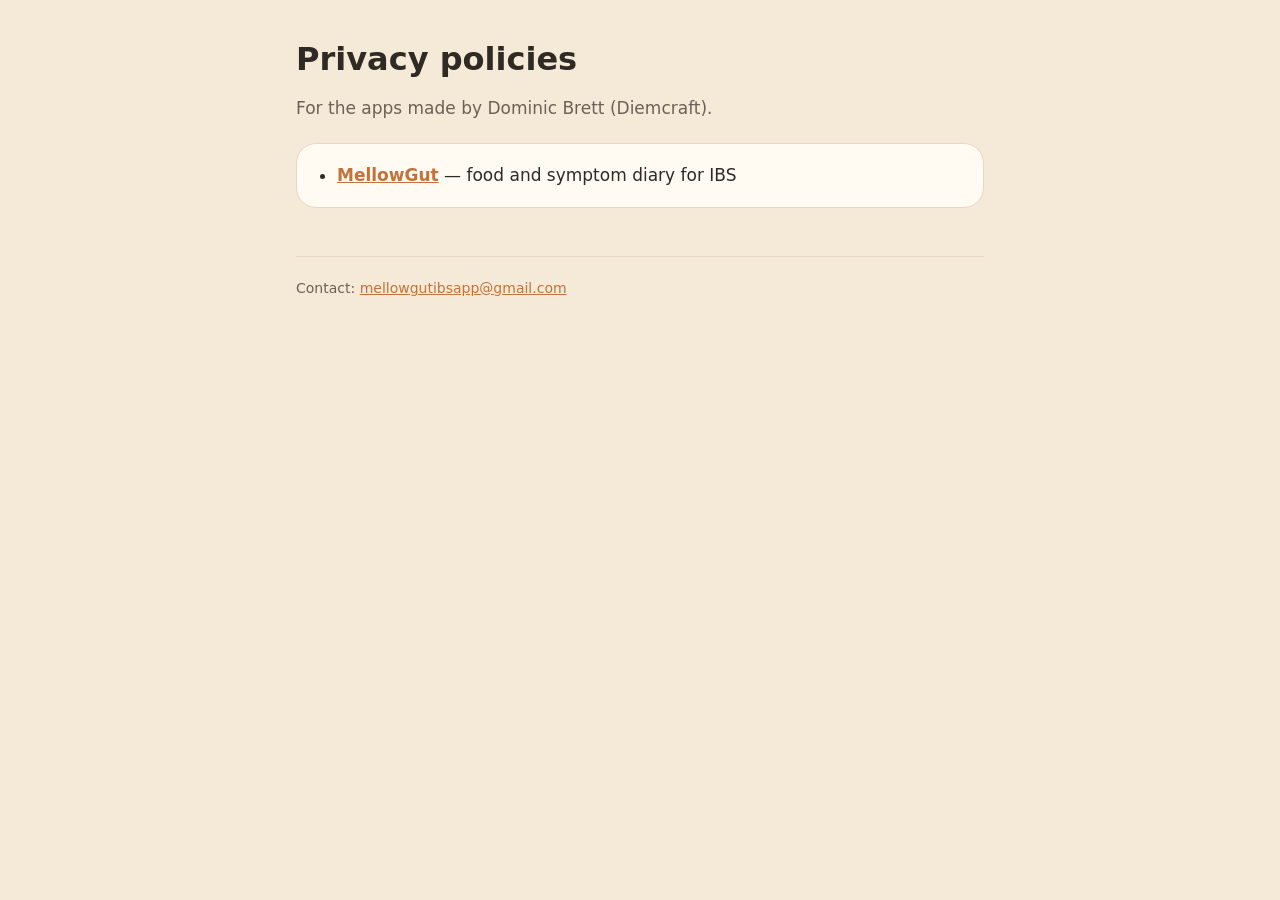
<file: index.html>
<!doctype html>
<html lang="en-GB">
  <head>
    <meta charset="utf-8" />
    <meta name="viewport" content="width=device-width, initial-scale=1" />
    <title>Diemcraft Privacy Policies</title>
    <meta name="description" content="Privacy policies for apps made by Diemcraft." />
    <link rel="stylesheet" href="style.css" />
  </head>
  <body>
    <main>
      <h1>Privacy policies</h1>
      <p class="muted">For the apps made by Dominic Brett (Diemcraft).</p>

      <div class="card">
        <ul>
          <li>
            <a href="mellowgut/privacy.html"><strong>MellowGut</strong></a> — food and symptom diary for IBS
          </li>
        </ul>
      </div>

      <footer>Contact: <a href="mailto:mellowgutibsapp@gmail.com">mellowgutibsapp@gmail.com</a></footer>
    </main>
  </body>
</html>
</file>
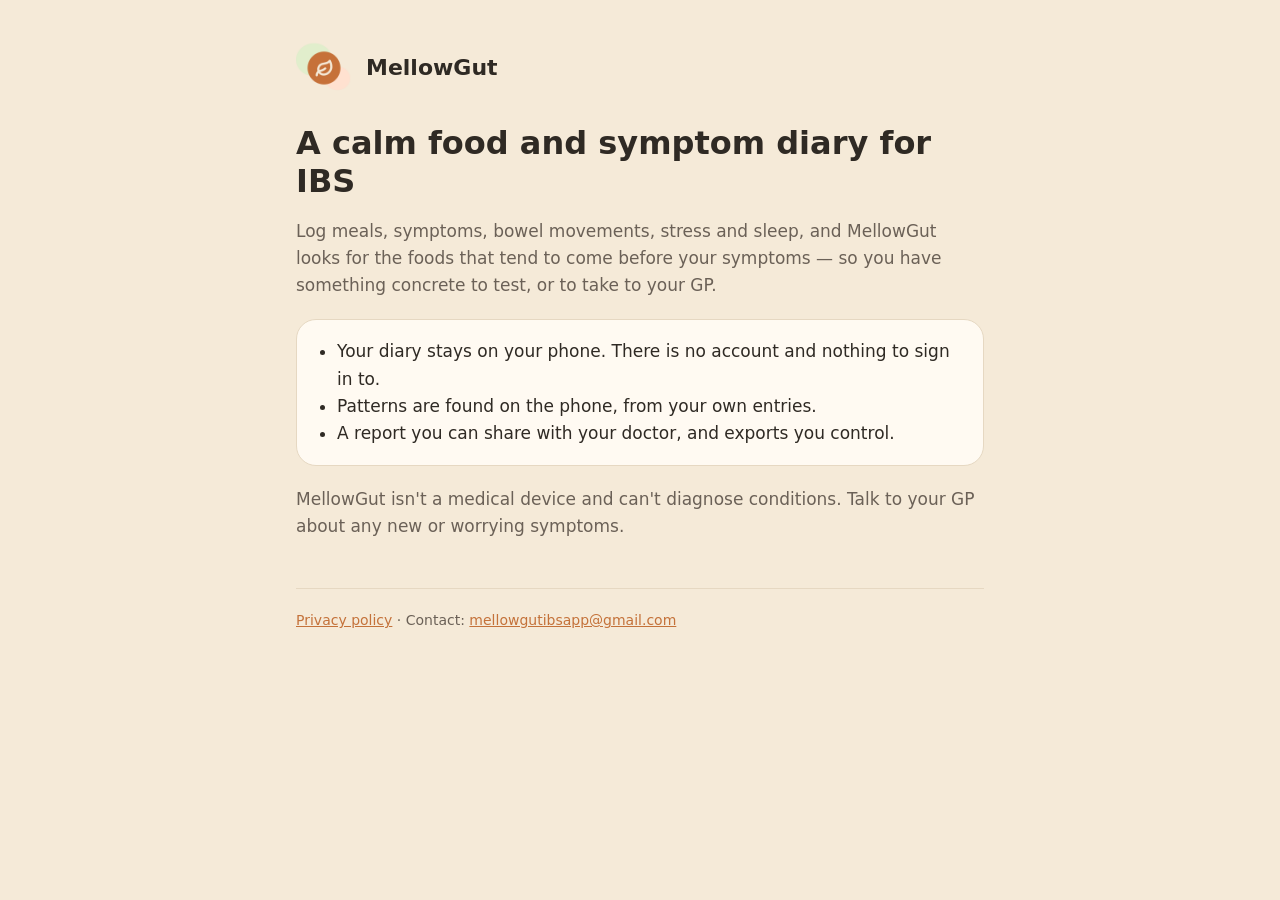
<file: mellowgut/index.html>
<!doctype html>
<html lang="en-GB">
  <head>
    <meta charset="utf-8" />
    <meta name="viewport" content="width=device-width, initial-scale=1" />
    <title>MellowGut</title>
    <meta name="description" content="MellowGut is a private food and symptom diary for IBS that spots patterns in your own entries." />
    <link rel="icon" href="icon.png" />
    <link rel="stylesheet" href="../style.css" />
  </head>
  <body>
    <main>
      <header>
        <img src="icon.png" alt="" />
        <a href="./">MellowGut</a>
      </header>

      <h1>A calm food and symptom diary for IBS</h1>
      <p class="muted">
        Log meals, symptoms, bowel movements, stress and sleep, and MellowGut looks for the foods that
        tend to come before your symptoms — so you have something concrete to test, or to take to your GP.
      </p>

      <div class="card">
        <ul>
          <li>Your diary stays on your phone. There is no account and nothing to sign in to.</li>
          <li>Patterns are found on the phone, from your own entries.</li>
          <li>A report you can share with your doctor, and exports you control.</li>
        </ul>
      </div>

      <p class="muted">
        MellowGut isn't a medical device and can't diagnose conditions. Talk to your GP about any new or
        worrying symptoms.
      </p>

      <footer>
        <a href="privacy.html">Privacy policy</a> · Contact:
        <a href="mailto:mellowgutibsapp@gmail.com">mellowgutibsapp@gmail.com</a>
      </footer>
    </main>
  </body>
</html>
</file>
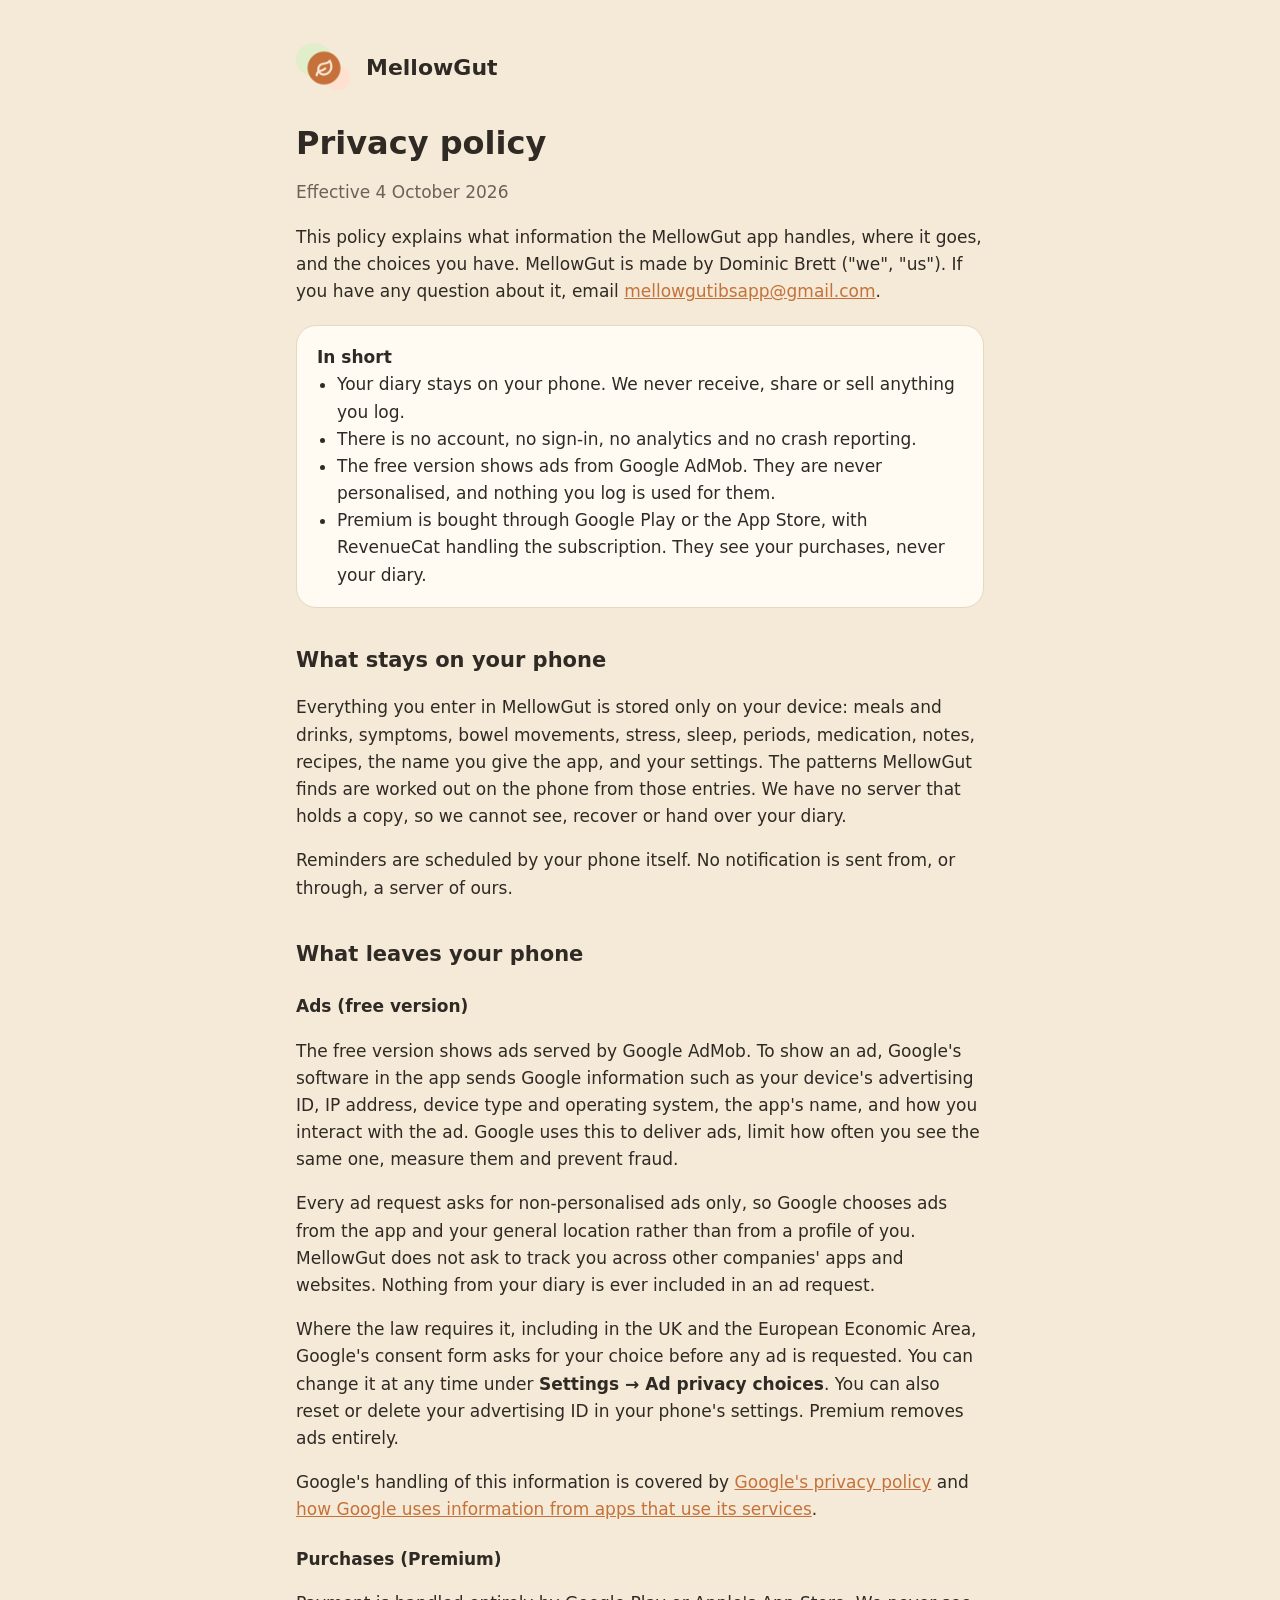
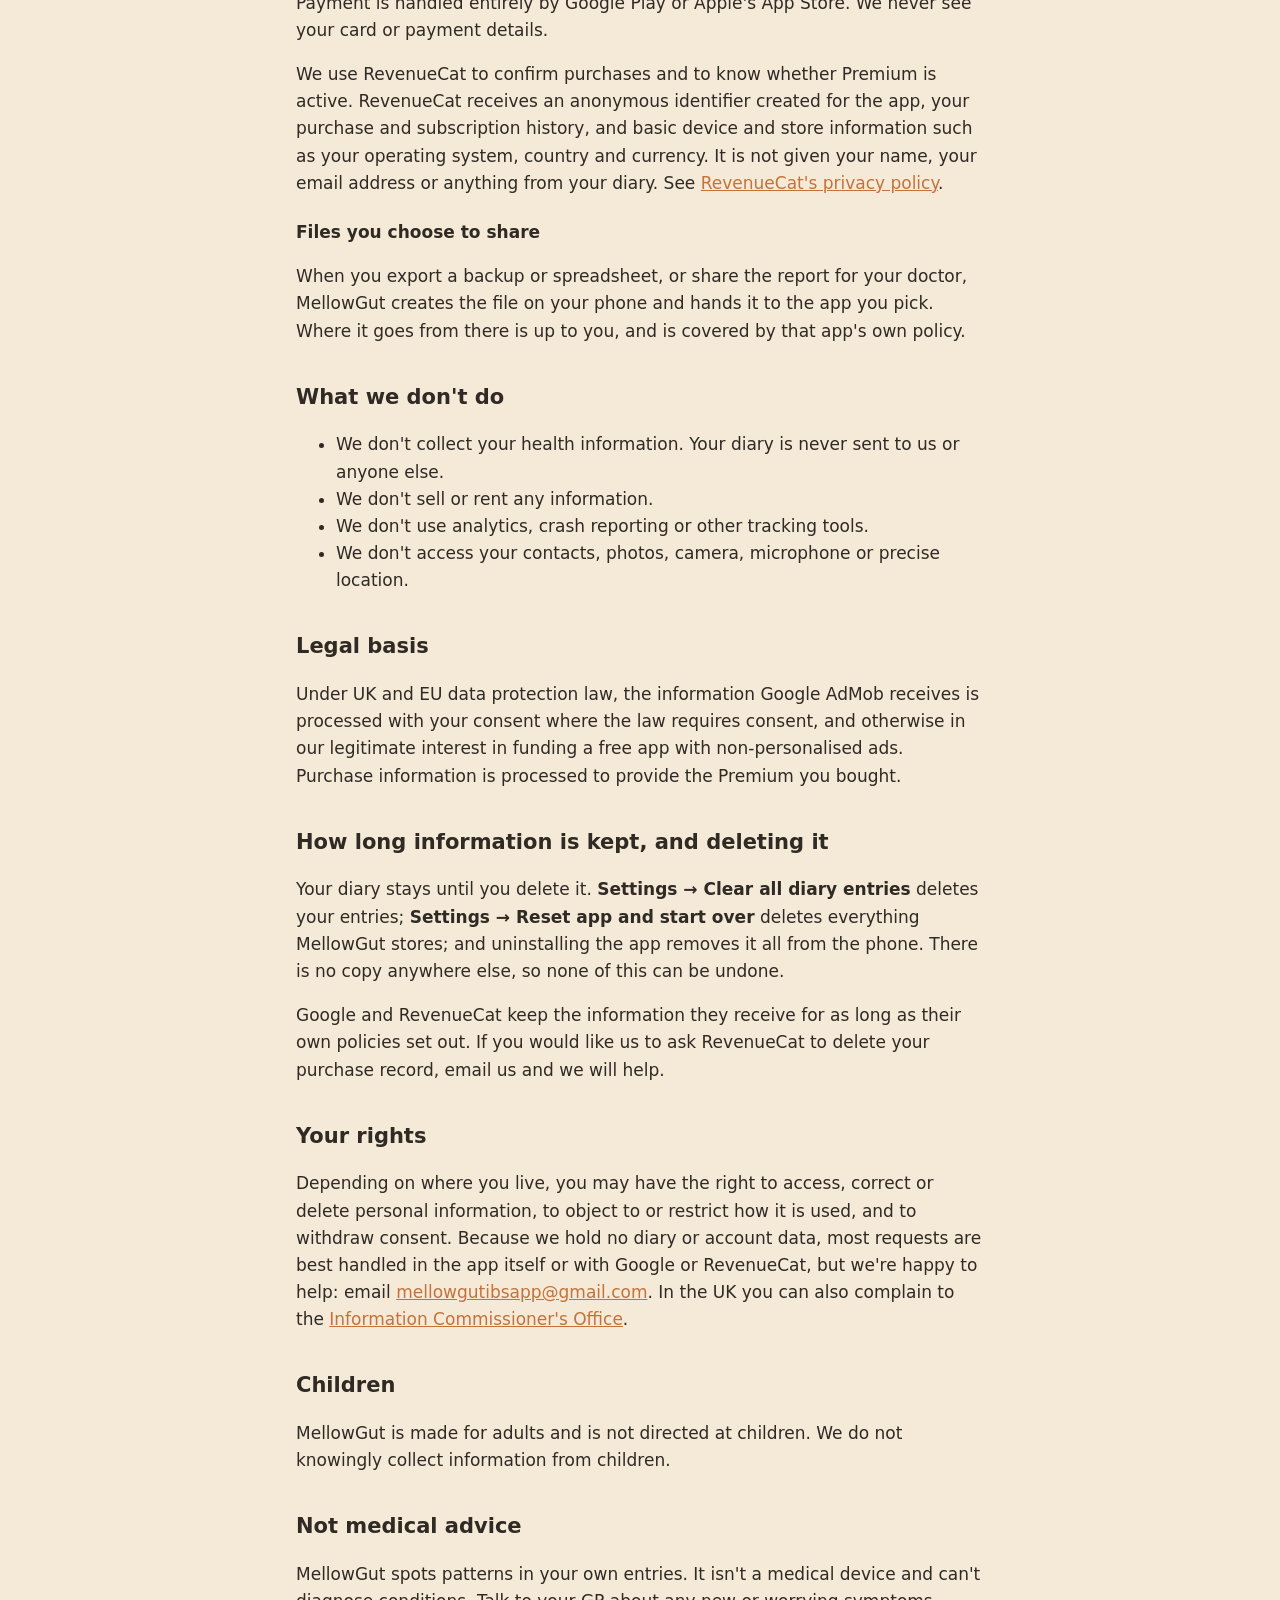
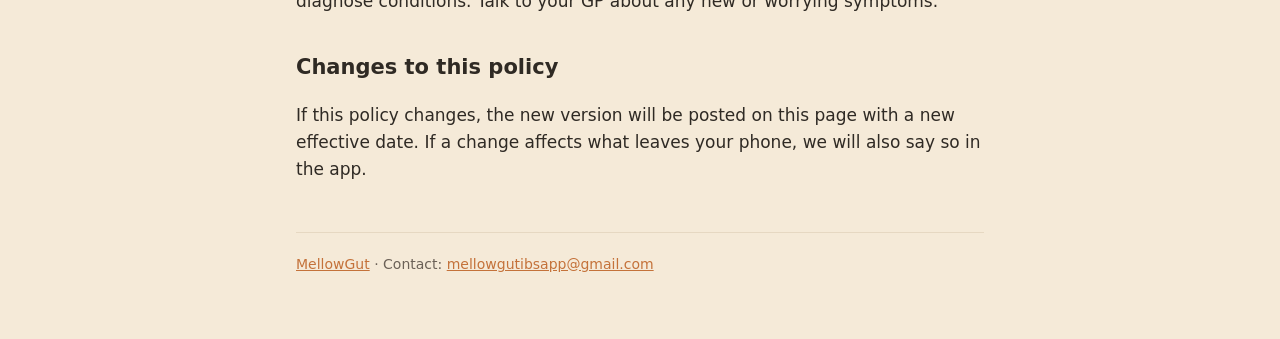
<file: mellowgut/privacy.html>
<!doctype html>
<html lang="en-GB">
  <head>
    <meta charset="utf-8" />
    <meta name="viewport" content="width=device-width, initial-scale=1" />
    <title>MellowGut Privacy Policy</title>
    <meta name="description" content="How MellowGut handles your information: your diary stays on your phone." />
    <link rel="icon" href="icon.png" />
    <link rel="stylesheet" href="../style.css" />
  </head>
  <body>
    <main>
      <header>
        <img src="icon.png" alt="" />
        <a href="./">MellowGut</a>
      </header>

      <h1>Privacy policy</h1>
      <p class="muted">Effective 4 October 2026</p>

      <p>
        This policy explains what information the MellowGut app handles, where it goes, and the choices you
        have. MellowGut is made by Dominic Brett ("we", "us"). If you have any question about it, email
        <a href="mailto:mellowgutibsapp@gmail.com">mellowgutibsapp@gmail.com</a>.
      </p>

      <div class="card">
        <strong>In short</strong>
        <ul>
          <li>Your diary stays on your phone. We never receive, share or sell anything you log.</li>
          <li>There is no account, no sign-in, no analytics and no crash reporting.</li>
          <li>
            The free version shows ads from Google AdMob. They are never personalised, and nothing you log is
            used for them.
          </li>
          <li>
            Premium is bought through Google Play or the App Store, with RevenueCat handling the subscription.
            They see your purchases, never your diary.
          </li>
        </ul>
      </div>

      <h2>What stays on your phone</h2>
      <p>
        Everything you enter in MellowGut is stored only on your device: meals and drinks, symptoms, bowel
        movements, stress, sleep, periods, medication, notes, recipes, the name you give the app, and your
        settings. The patterns MellowGut finds are worked out on the phone from those entries. We have no
        server that holds a copy, so we cannot see, recover or hand over your diary.
      </p>
      <p>
        Reminders are scheduled by your phone itself. No notification is sent from, or through, a server of
        ours.
      </p>

      <h2>What leaves your phone</h2>

      <h3>Ads (free version)</h3>
      <p>
        The free version shows ads served by Google AdMob. To show an ad, Google's software in the app
        sends Google information such as your device's advertising ID, IP address, device type and
        operating system, the app's name, and how you interact with the ad. Google uses this to deliver ads,
        limit how often you see the same one, measure them and prevent fraud.
      </p>
      <p>
        Every ad request asks for non-personalised ads only, so Google chooses ads from the app and your
        general location rather than from a profile of you. MellowGut does not ask to track you across
        other companies' apps and websites. Nothing from your diary is ever included in an ad request.
      </p>
      <p>
        Where the law requires it, including in the UK and the European Economic Area, Google's consent form
        asks for your choice before any ad is requested. You can change it at any time under
        <strong>Settings → Ad privacy choices</strong>. You can also reset or delete your advertising ID in
        your phone's settings. Premium removes ads entirely.
      </p>
      <p>
        Google's handling of this information is covered by
        <a href="https://policies.google.com/privacy">Google's privacy policy</a> and
        <a href="https://policies.google.com/technologies/partner-sites">how Google uses information from apps that use its services</a>.
      </p>

      <h3>Purchases (Premium)</h3>
      <p>
        Payment is handled entirely by Google Play or Apple's App Store. We never see your card or payment
        details.
      </p>
      <p>
        We use RevenueCat to confirm purchases and to know whether Premium is active. RevenueCat receives an
        anonymous identifier created for the app, your purchase and subscription history, and basic device
        and store information such as your operating system, country and currency. It is not given your
        name, your email address or anything from your diary. See
        <a href="https://www.revenuecat.com/privacy">RevenueCat's privacy policy</a>.
      </p>

      <h3>Files you choose to share</h3>
      <p>
        When you export a backup or spreadsheet, or share the report for your doctor, MellowGut creates the
        file on your phone and hands it to the app you pick. Where it goes from there is up to you, and is
        covered by that app's own policy.
      </p>

      <h2>What we don't do</h2>
      <ul>
        <li>We don't collect your health information. Your diary is never sent to us or anyone else.</li>
        <li>We don't sell or rent any information.</li>
        <li>We don't use analytics, crash reporting or other tracking tools.</li>
        <li>We don't access your contacts, photos, camera, microphone or precise location.</li>
      </ul>

      <h2>Legal basis</h2>
      <p>
        Under UK and EU data protection law, the information Google AdMob receives is processed with your
        consent where the law requires consent, and otherwise in our legitimate interest in funding a free
        app with non-personalised ads. Purchase information is processed to provide the Premium you
        bought.
      </p>

      <h2>How long information is kept, and deleting it</h2>
      <p>
        Your diary stays until you delete it. <strong>Settings → Clear all diary entries</strong> deletes
        your entries; <strong>Settings → Reset app and start over</strong> deletes everything MellowGut
        stores; and uninstalling the app removes it all from the phone. There is no copy anywhere else, so
        none of this can be undone.
      </p>
      <p>
        Google and RevenueCat keep the information they receive for as long as their own policies set out.
        If you would like us to ask RevenueCat to delete your purchase record, email us and we will help.
      </p>

      <h2>Your rights</h2>
      <p>
        Depending on where you live, you may have the right to access, correct or delete personal
        information, to object to or restrict how it is used, and to withdraw consent. Because we hold no
        diary or account data, most requests are best handled in the app itself or with Google or
        RevenueCat, but we're happy to help: email
        <a href="mailto:mellowgutibsapp@gmail.com">mellowgutibsapp@gmail.com</a>. In the UK you can also complain to the
        <a href="https://ico.org.uk/make-a-complaint/">Information Commissioner's Office</a>.
      </p>

      <h2>Children</h2>
      <p>
        MellowGut is made for adults and is not directed at children. We do not knowingly collect
        information from children.
      </p>

      <h2>Not medical advice</h2>
      <p>
        MellowGut spots patterns in your own entries. It isn't a medical device and can't diagnose
        conditions. Talk to your GP about any new or worrying symptoms.
      </p>

      <h2>Changes to this policy</h2>
      <p>
        If this policy changes, the new version will be posted on this page with a new effective date. If a
        change affects what leaves your phone, we will also say so in the app.
      </p>

      <footer>
        <a href="./">MellowGut</a> · Contact: <a href="mailto:mellowgutibsapp@gmail.com">mellowgutibsapp@gmail.com</a>
      </footer>
    </main>
  </body>
</html>
</file>
<file: style.css>
:root {
  --bg: #f5ead8;
  --surface: #fffaf2;
  --text: #2f2a24;
  --muted: #6b6157;
  --accent: #c4723a;
  --line: #e6d8c2;
}

@media (prefers-color-scheme: dark) {
  :root {
    --bg: #1f1b17;
    --surface: #2a251f;
    --text: #f3ebdf;
    --muted: #b9ad9e;
    --accent: #e0915a;
    --line: #3b342c;
  }
}

* {
  box-sizing: border-box;
}

body {
  margin: 0;
  background: var(--bg);
  color: var(--text);
  font: 17px/1.6 system-ui, -apple-system, 'Segoe UI', Roboto, sans-serif;
}

main {
  max-width: 720px;
  margin: 0 auto;
  padding: 40px 16px 64px;
}

header {
  display: flex;
  align-items: center;
  gap: 14px;
  margin-bottom: 28px;
}

header img {
  width: 56px;
  height: 56px;
  border-radius: 14px;
}

header a {
  color: inherit;
  text-decoration: none;
  font-weight: 700;
  font-size: 22px;
}

h1 {
  font-size: 32px;
  line-height: 1.2;
  margin: 0 0 8px;
}

h2 {
  font-size: 21px;
  margin: 36px 0 8px;
}

h3 {
  font-size: 17px;
  margin: 22px 0 4px;
}

p,
li {
  color: var(--text);
}

.muted {
  color: var(--muted);
}

a {
  color: var(--accent);
}

.card {
  background: var(--surface);
  border: 1px solid var(--line);
  border-radius: 20px;
  padding: 18px 20px;
  margin: 20px 0;
}

.card ul {
  margin: 0;
  padding-left: 20px;
}

footer {
  margin-top: 48px;
  padding-top: 20px;
  border-top: 1px solid var(--line);
  font-size: 14px;
  color: var(--muted);
}
</file>
